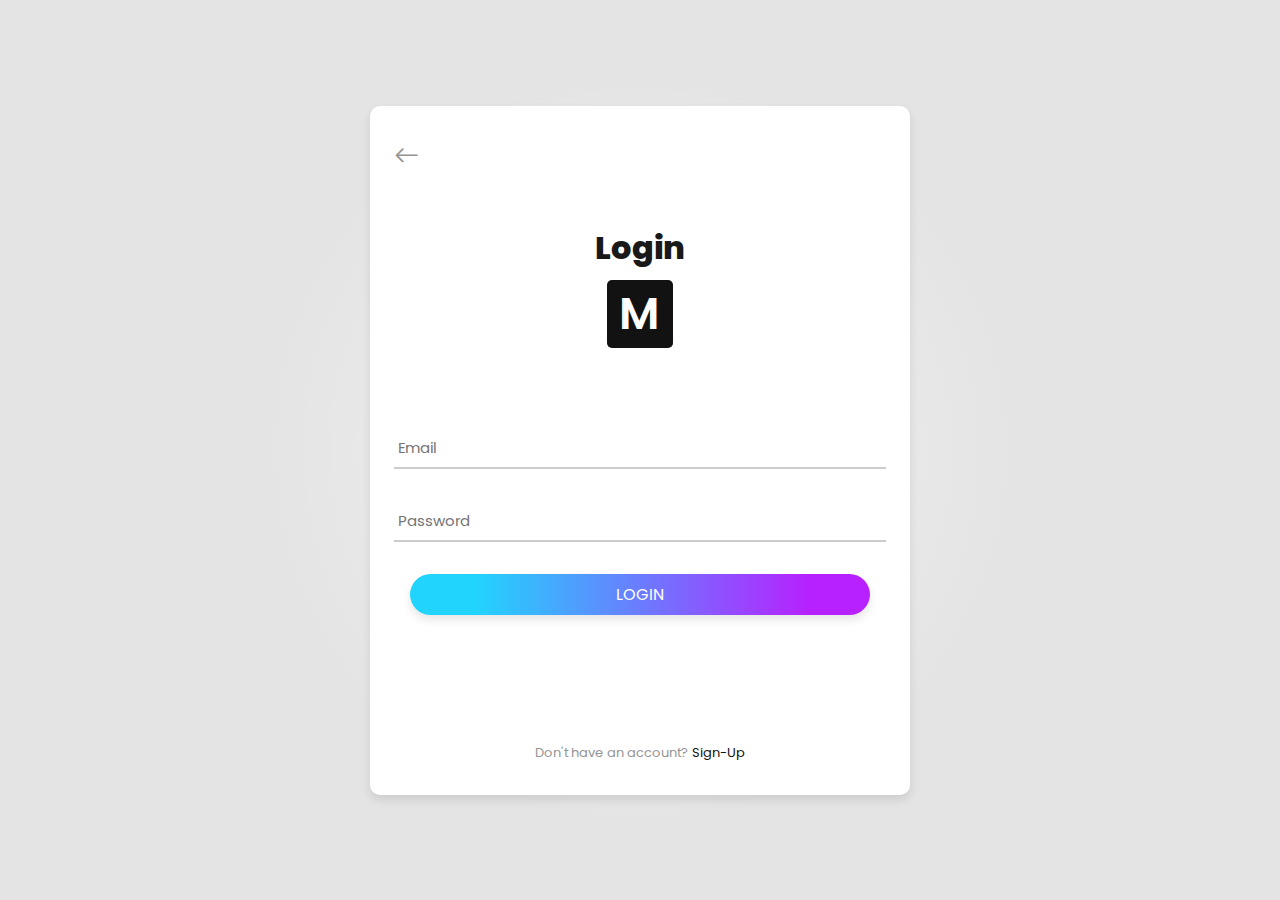
<file: sites/log-in.html>
<!DOCTYPE html>
<html lang="en">
<head>
    <meta charset="UTF-8">
    <meta name="viewport" content="width=device-width, initial-scale=1.0">
    <link rel="stylesheet" href="https://cdn.jsdelivr.net/npm/bootstrap-icons@1.11.3/font/bootstrap-icons.min.css">
    <link rel="stylesheet" href="../css/style.css">
    <title>Document</title>
</head>
<body>
    <main class="flex-center">
        <div class="welcome column-center">
            <div class="welcome-wrapper column-center gap-2">
                <div class="back"><a href="../index.html"><i class="bi bi-arrow-left"></i></a></div>
                <div class="title column-center gap-05">
                    <h1 class="color-text">Login</h1>
                    <span class="martin">M</span>
                </div>
                <div class="login-form column-center gap-1">
                    <form class="form-login column-center gap-2">
                        <div class="input-wrapper"><input type="email" class="email" id="email" placeholder="Email" size="35" required></div>
                        <div class="input-wrapper"><input type="password" class="password" id="password" placeholder="Password" size="35" required></div>
                        <div class="login-button content-center">
                            <div class="option login-option" id="login"><button type="submit" id="login-button">LOGIN</button></div>
                        </div>
                    </form>
                </div>
                
                <div class="have-account column-center gap-05 color-text">
                    <p  class="dont">Don't have an account? <a href="sign-up.html">Sign-Up</a></p>
                    </div>
                </div>
            </div>
        </div>
    </main>



    <script src="../js/log-in.js"></script>
</body>
</html>
</file>
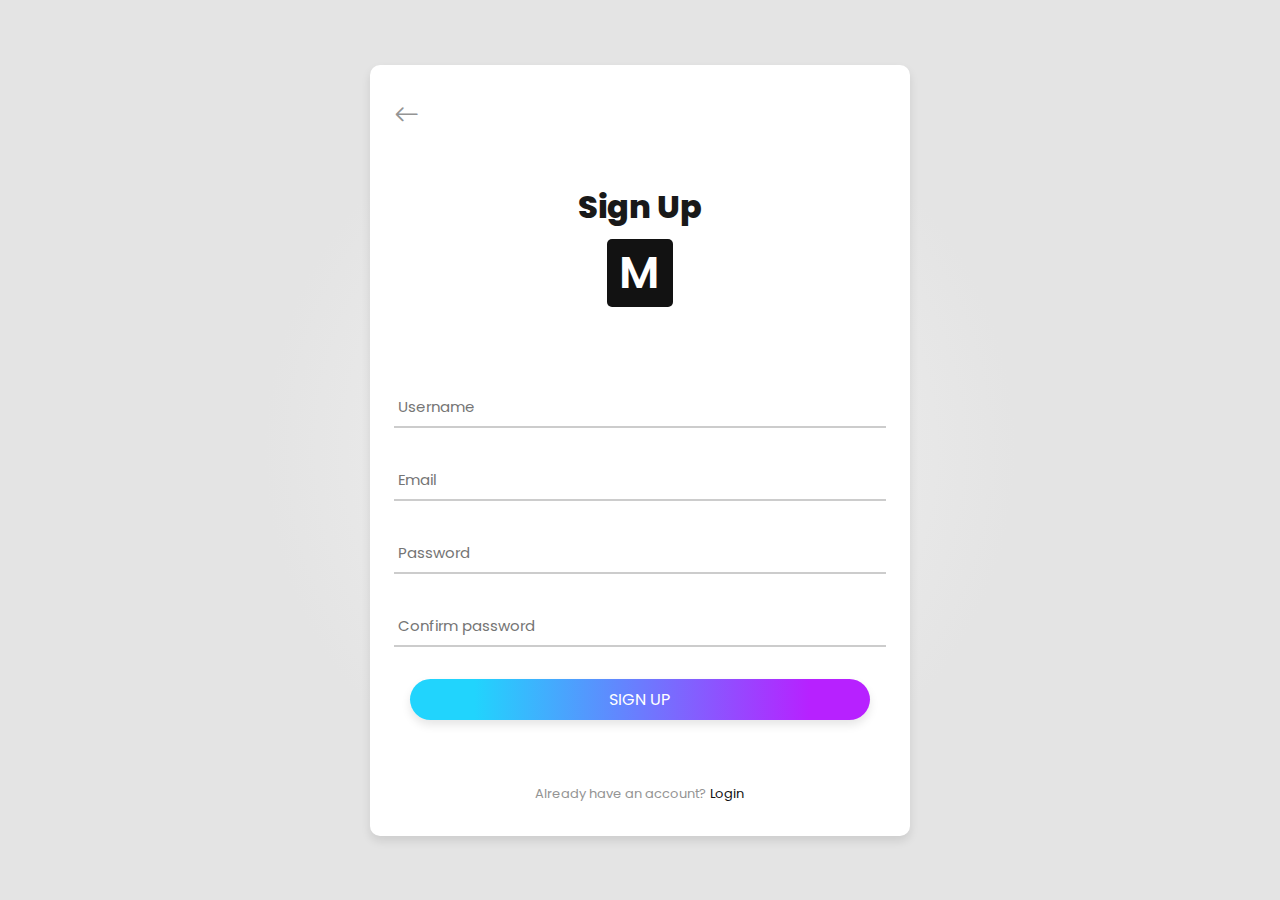
<file: sites/sign-up.html>
<!DOCTYPE html>
<html lang="en">
<head>
    <meta charset="UTF-8">
    <meta name="viewport" content="width=device-width, initial-scale=1.0">
    <link rel="stylesheet" href="https://cdn.jsdelivr.net/npm/bootstrap-icons@1.11.3/font/bootstrap-icons.min.css">
    <link rel="stylesheet" href="../css/style.css">
    <title>Document</title>
</head>
<body>
    <main class="flex-center">
        <div class="welcome column-center">
            <div class="welcome-wrapper column-center gap-2">
                <div class="back"><a href="../index.html"><i class="bi bi-arrow-left"></i></a></div>
                <div class="title column-center gap-05">
                    <h1 class="color-text">Sign Up</h1>
                    <span class="martin">M</span>
                </div>
                <div class="login-form column-center gap-1">
                    <form class="form-login column-center gap-2" id="register-form">
                        <div class="input-wrapper"><input type="text" maxlength="15" class="username" id="username" placeholder="Username" size="35" required></div>
                        <div class="input-wrapper"><input type="email" class="email" id="email" placeholder="Email" size="35" required></div>
                        <div class="input-wrapper"><input type="password" class="password" minlength="6" id="password" placeholder="Password" size="35" required></div>
                        <div class="input-wrapper"><input type="password" class="confirm-password" minlength="6" id="confirm-password" placeholder="Confirm password" size="35" required></div>
                        <div class="login-button content-center">
                            <div class="option" id="login"><button type="submit" id="register-button">SIGN UP</button></div>
                        </div>
                   
                    </form>
                </div>
                
                <div class="have-account column-center gap-05 color-text">
                    <p  class="dont">Already have an account? <a href="log-in.html">Login</a></p>
                    </div>
                </div>
            </div>
        </div>
    </main>



    <script src="../js/sign-up.js"></script>
</body>
</html>
</file>
<file: css/style.css>
@import url('https://fonts.googleapis.com/css2?family=Poppins:ital,wght@0,100;0,200;0,300;0,400;0,500;0,600;0,700;0,800;0,900;1,100;1,200;1,300;1,400;1,500;1,600;1,700;1,800;1,900&display=swap');

*{
    margin: 0;
    padding: 0;
    box-sizing: border-box;
    font-family: 'Poppins';
}


.flex-center{
    display: flex;
    justify-content: center;
    align-items: center;
}

.column-center{
    display: flex;
    flex-direction: column;
    justify-content: center;
    align-items: center;
}

a{
    text-decoration: none;
    
}

.gap-2{
    gap: 2rem;
}

.gap-1{
    gap: 1rem;
}

.gap-05{
    gap: .5rem;
}

.color-text{
    color: #191919;
}

main{
    background: rgb(242,242,242);
    background: radial-gradient(circle, rgba(242,242,242,1) 0%, rgba(228,228,228,1) 48%);
    background-position: center;
    min-height: 100vh;
}

.title img{
    max-width: 70px;
    
}

.welcome{
    max-width: 100%;
    padding: 1rem;
}
.back{
    display: flex;
    justify-content: flex-start;
    align-items: flex-start;
    width: 100%;
    font-size: 25px;
}
.back a{
    text-decoration: none;
    color:#949494;
}
.welcome-wrapper{
    background-color: #FFF;
    padding: 2rem 1.5rem;
    border-radius: 10px;
    box-shadow: 0 5px 10px 0 rgba(0,0,0,.1);
    -moz-box-shadow: 0 5px 10px 0 rgba(0, 0, 0, .1);
    -webkit-box-shadow: 0 5px 10px 0 rgba(0,0,0,.1);
    -o-box-shadow: 0 5px 10px 0 rgba(0, 0, 0, .1);
    -ms-box-shadow: 0 5px 10px 0 rgba(0, 0, 0, .1);
    max-width: 100%;
}



.title h1{
    margin-top: 1rem;
    font-weight: 800;
}



.selector h2{
    font-weight: 400;
    font-size: 18px;
    margin-bottom: 1rem;
}

.selector{
    margin-top: 2rem;
}

.option {
    background: rgb(33,212,253);
background: -moz-linear-gradient(90deg, rgba(33,212,253,1) 14%, rgba(183,33,255,1) 87%);
background: -webkit-linear-gradient(90deg, rgba(33,212,253,1) 14%, rgba(183,33,255,1) 87%);
background: linear-gradient(90deg, rgba(33,212,253,1) 14%, rgba(183,33,255,1) 87%);
    color: white;
    padding: .5rem 6rem;
    border-radius: 25px;
    width: 100%;
    font-weight: 500;
    display: flex;
    justify-content: center;
    transition: all 0.4s ease-in;
    box-shadow: 0 5px 10px 0 rgba(0,0,0,.1);
    -moz-box-shadow: 0 5px 10px 0 rgba(0, 0, 0, .1);
    -webkit-box-shadow: 0 5px 10px 0 rgba(0,0,0,.1);
    -o-box-shadow: 0 5px 10px 0 rgba(0, 0, 0, .1);
    -ms-box-shadow: 0 5px 10px 0 rgba(0, 0, 0, .1);
    margin-inline: 1rem;
}



.option a{
    text-align: center;
    color: #FFF;
    font-size: 16px;
    text-decoration: none;
    
}

.option{
    font-weight: 400;
}

.option, button:hover{
    cursor: pointer;
}


.social-media h3{
    font-weight: 400;
}

.icons{
    font-size: 26px
}

.social-media{
    margin-top: 5rem;
}

.martin{
    background: #121212;
    color:#FFF;
    font-size: 45px;
    font-weight: 600;
    padding: 0rem .8rem;
    border-radius: 5px;
}


/*------------------------------------*/


.login-form{
    margin-top: 3rem;
    margin-bottom: 2rem;
    max-width: 100%;
}

.form-login{
    max-width: 100%;
}

.input-wrapper{
    max-width: 100%;
}

.form-login input{
    position: relative;
    border-style: none;
    font-size: 15px;
    border-bottom: solid 2px #CCC;
    padding-bottom: .5rem;
    padding-top: .5rem;;
    padding-left: .3rem;
    max-width: 100%;
}


.login-button{
    display: flex;
    justify-content: center;
    align-items: center;
    width: 100%;
}

.login-button button{
    background-color: transparent;
    border-style: none;
    text-align: center;
    color: #FFF;
    font-size: 16px;
    width: 100%;
    text-decoration: none;
    font-weight: 400;
    display: flex;
    justify-content: center;
}

.show-pass{
    cursor: pointer;
}


.dont{
    color: #949494;
    font-size: 13px;
    text-align: center;
}

.dont a{
    color: #121212;
    text-decoration: none;
}

.login-option{
    margin-bottom: 4rem;
}

.title-index{
    display: flex;
    margin-top: 6rem !important;
}
</file>
